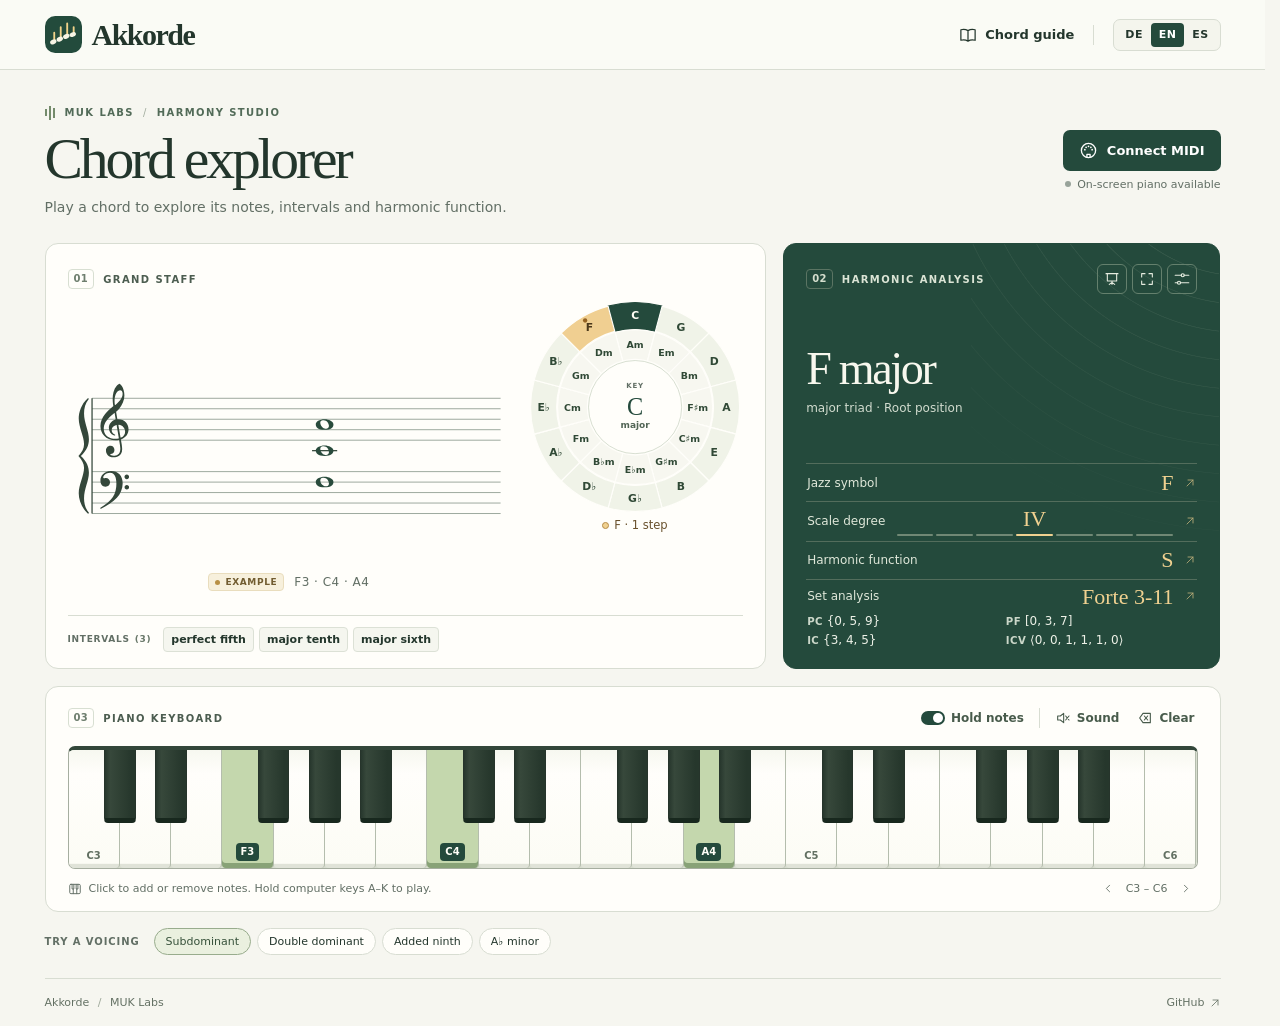
<file: index.html>
<!doctype html>
<html lang="en">
  <head>
    <meta charset="utf-8" />
    <meta name="viewport" content="width=device-width, initial-scale=1" />
    <meta name="theme-color" content="#f7f7f2" />
    <meta
      name="description"
      content="A live harmony studio for MIDI and on-screen piano. Explore intervals, jazz chord symbols, scale degrees, harmonic functions and Forte set classes in German, English and Spanish."
    />
    <link rel="icon" href="./mark.svg" type="image/svg+xml" />
    <script>
      document.documentElement.classList.toggle(
        'presenting',
        new URLSearchParams(location.search).get('presentation') === '1',
      );
    </script>
    <link rel="stylesheet" href="./studio.css" />
    <link rel="stylesheet" href="./circle.css" />
    <link rel="stylesheet" href="./presentation.css" />
    <link rel="stylesheet" href="./degree-rail.css" />
    <title>Akkorde · MUK Labs</title>
  </head>
  <body>
    <svg aria-hidden="true" class="sprite" xmlns="http://www.w3.org/2000/svg">
      <defs>
        <symbol id="ico-book" viewBox="0 0 24 24">
          <path
            d="M12 6.2C9 4.4 5.6 4.3 2.5 5v14c3.1-.7 6.5-.6 9.5 1.2 3-1.8 6.4-1.9 9.5-1.2V5c-3.1-.7-6.5-.6-9.5 1.2Zm0 0v14"
          />
        </symbol>
        <symbol id="ico-midi" viewBox="0 0 24 24">
          <circle cx="12" cy="12" r="9" />
          <path d="M10 20v-3h4v3" />
          <g fill="currentColor" stroke="none">
            <circle cx="7.4" cy="11" r="1.1" />
            <circle cx="9" cy="7.9" r="1.1" />
            <circle cx="12" cy="6.7" r="1.1" />
            <circle cx="15" cy="7.9" r="1.1" />
            <circle cx="16.6" cy="11" r="1.1" />
          </g>
        </symbol>
        <symbol id="ico-present" viewBox="0 0 24 24">
          <path d="M3 4h18M5 4v11h14V4m-7 11v5m-4 0 4-3 4 3" />
        </symbol>
        <symbol id="ico-fullscreen" viewBox="0 0 24 24">
          <path d="M4 9V4h5m6 0h5v5m0 6v5h-5m-6 0H4v-5" />
        </symbol>
        <symbol id="ico-up-right" viewBox="0 0 24 24"><path d="M6 18 18 6M8 6h10v10" /></symbol>
        <symbol id="ico-sliders" viewBox="0 0 24 24">
          <path d="M3 7h8m4 0h6M3 17h3m4 0h11" />
          <circle cx="13" cy="7" r="2" />
          <circle cx="8" cy="17" r="2" />
        </symbol>
        <symbol id="ico-sound" viewBox="0 0 24 24">
          <path d="m4 9 4 0 5-4v14l-5-4H4zM16 9a5 5 0 0 1 0 6m2-9a9 9 0 0 1 0 12" />
        </symbol>
        <symbol id="ico-mute" viewBox="0 0 24 24">
          <path d="m4 9 4 0 5-4v14l-5-4H4zm12 0 5 6m0-6-5 6" />
        </symbol>
        <symbol id="ico-clear" viewBox="0 0 24 24">
          <path d="m4 12 5-7h11v14H9l-5-7Zm7-3 5 6m0-6-5 6" />
        </symbol>
        <symbol id="ico-left" viewBox="0 0 24 24"><path d="m14 6-6 6 6 6" /></symbol>
        <symbol id="ico-right" viewBox="0 0 24 24"><path d="m10 6 6 6-6 6" /></symbol>
        <symbol id="ico-piano" viewBox="0 0 24 24">
          <rect x="3" y="4" width="18" height="16" rx="2" />
          <path d="M9 12v8m6-8v8M7 4v8h3V4m4 0v8h3V4" />
        </symbol>
      </defs>
    </svg>
    <header class="masthead">
      <div class="wrap mast-inner">
        <a class="brand" href="./" aria-label="Akkorde"
          ><img src="./mark.svg" width="37" height="37" alt="" /><span>Akkorde</span></a
        >
        <div class="mast-tools">
          <a class="guide-link" id="guide-link" href="./reference.html"
            ><svg class="icon"><use href="#ico-book" /></svg><span data-i="guide">Chord guide</span></a
          ><span class="mast-divider"></span>
          <div id="languages" class="languages" role="group" aria-label="Language">
            <button data-lang="de" lang="de" aria-label="Deutsch">DE</button
            ><button data-lang="en" lang="en" aria-label="English">EN</button
            ><button data-lang="es" lang="es" aria-label="Español">ES</button>
          </div>
        </div>
      </div>
    </header>
    <main class="wrap">
      <div class="intro">
        <div>
          <div class="overline">
            <span class="bar-mark" aria-hidden="true"><i></i><i></i><i></i></span>MUK LABS
            <span class="over-slash">/</span> <span data-i="studio">HARMONY STUDIO</span>
          </div>
          <h1 data-i="title">Chord explorer</h1>
          <p data-i="subtitle">Play a chord to explore its notes, intervals and harmonic function.</p>
        </div>
        <div class="device">
          <button id="connect" class="primary">
            <svg class="icon"><use href="#ico-midi" /></svg><span id="connect-label">Connect MIDI</span>
          </button>
          <div id="midi-state" role="status"></div>
          <label id="port-row" hidden
            ><span class="sr" data-i="port">MIDI input</span
            ><select id="ports"></select
          ></label>
        </div>
      </div>
      <div class="workspace">
        <section class="panel notation">
          <div class="card-head">
            <div class="section-label">
              <b>01</b>
              <h2 data-i="staff">Grand staff</h2>
            </div>
          </div>
          <div class="notation-body">
            <div class="staff-column">
              <div class="score-area">
                <svg id="score" xmlns="http://www.w3.org/2000/svg" role="img"></svg>
              </div>
              <div class="score-caption">
                <span class="input-badge" id="source"></span><span id="note-list"></span>
              </div>
            </div>
            <div id="circle"></div>
          </div>
          <div id="interval-strip" class="interval-strip">
            <div class="strip-heading">
              <span data-i="intervals">Intervals</span><span id="interval-count"></span>
            </div>
            <div class="intervals" id="intervals"></div>
          </div>
        </section>
        <section class="analysis" aria-labelledby="reading-title">
          <div class="arcs" aria-hidden="true"></div>
          <div class="card-head">
            <div class="section-label">
              <b>02</b>
              <h2 id="reading-title" data-i="reading">Harmonic analysis</h2>
            </div>
            <div class="class-tools">
              <div id="class-midi"></div>
              <button
                id="presentation-toggle"
                class="class-action"
                type="button"
                aria-label="Presentation mode"
                aria-pressed="false"
              >
                <svg class="icon" aria-hidden="true"><use href="#ico-present" /></svg>
              </button>
              <button
                id="fullscreen-toggle"
                class="class-action"
                type="button"
                aria-label="Fullscreen"
                aria-pressed="false"
              >
                <svg class="icon" aria-hidden="true"><use href="#ico-fullscreen" /></svg>
              </button>
              <span id="fullscreen-message" class="sr" role="status"></span>
              <details class="display">
                <summary id="display-summary" aria-label="Display options">
                  <svg class="icon"><use href="#ico-sliders" /></svg>
                </summary>
                <div class="display-list">
                  <strong data-i="display">Show analyses</strong
                  ><label
                    ><input type="checkbox" data-view="intervals" /><span data-i="intervals"></span></label
                  ><label><input type="checkbox" data-view="jazz" /><span data-i="jazz"></span></label
                  ><label><input type="checkbox" data-view="degree" /><span data-i="degree"></span></label
                  ><label><input type="checkbox" data-view="function" /><span data-i="function"></span></label
                  ><label><input type="checkbox" data-view="sets" /><span data-i="sets"></span></label>
                </div>
              </details>
            </div>
          </div>
          <p id="reveal-status" class="reveal-status" role="status" hidden></p>
          <div class="chord-block">
            <a id="chord-name" href="./reference.html"></a>
            <div id="quality"></div>
          </div>
          <div class="readings" id="readings"></div>
          <p class="alternate" id="alternate" hidden></p>
        </section>
      </div>
      <section class="panel keyboard">
        <div class="piano-head">
          <div class="section-label">
            <b>03</b>
            <h2 data-i="keyboard">Piano keyboard</h2>
          </div>
          <div class="piano-tools">
            <button id="hold" class="hold" aria-pressed="true">
              <span class="switch" aria-hidden="true"></span><span data-i="hold">Hold notes</span></button
            ><span class="tool-divider"></span
            ><button id="sound" class="tool" aria-pressed="false">
              <svg class="icon"><use href="#ico-mute" /></svg><span data-i="sound">Sound</span></button
            ><button id="clear" class="tool">
              <svg class="icon"><use href="#ico-clear" /></svg><span data-i="clear">Clear</span>
            </button>
          </div>
        </div>
        <div class="piano-scroll" id="piano-scroll">
          <div id="piano" class="piano" role="group" aria-label="Piano"></div>
        </div>
        <div class="piano-caption">
          <div class="keyboard-tip">
            <svg class="icon"><use href="#ico-piano" /></svg><span id="piano-hint"></span>
          </div>
          <div class="range-tools">
            <button id="octave-down" class="icon-button" aria-label="Lower octave">
              <svg class="icon"><use href="#ico-left" /></svg></button
            ><span id="range"></span
            ><button id="octave-up" class="icon-button" aria-label="Higher octave">
              <svg class="icon"><use href="#ico-right" /></svg>
            </button>
          </div>
        </div>
      </section>
      <section class="examples">
        <h2 data-i="examples">Try a voicing</h2>
        <div id="examples"></div>
      </section>
    </main>
    <footer class="wrap">
      <span>Akkorde <span class="foot-dot">/</span> MUK Labs</span
      ><a href="https://github.com/MUK-Labs/Akkorde"
        >GitHub <svg class="icon"><use href="#ico-up-right" /></svg
      ></a>
    </footer>
    <noscript
      >Enable JavaScript to use Akkorde. Für Akkorde bitte JavaScript aktivieren. Activa JavaScript para usar
      Akkorde.</noscript
    >
    <script type="module" src="./studio.mjs"></script>
  </body>
</html>
</file>
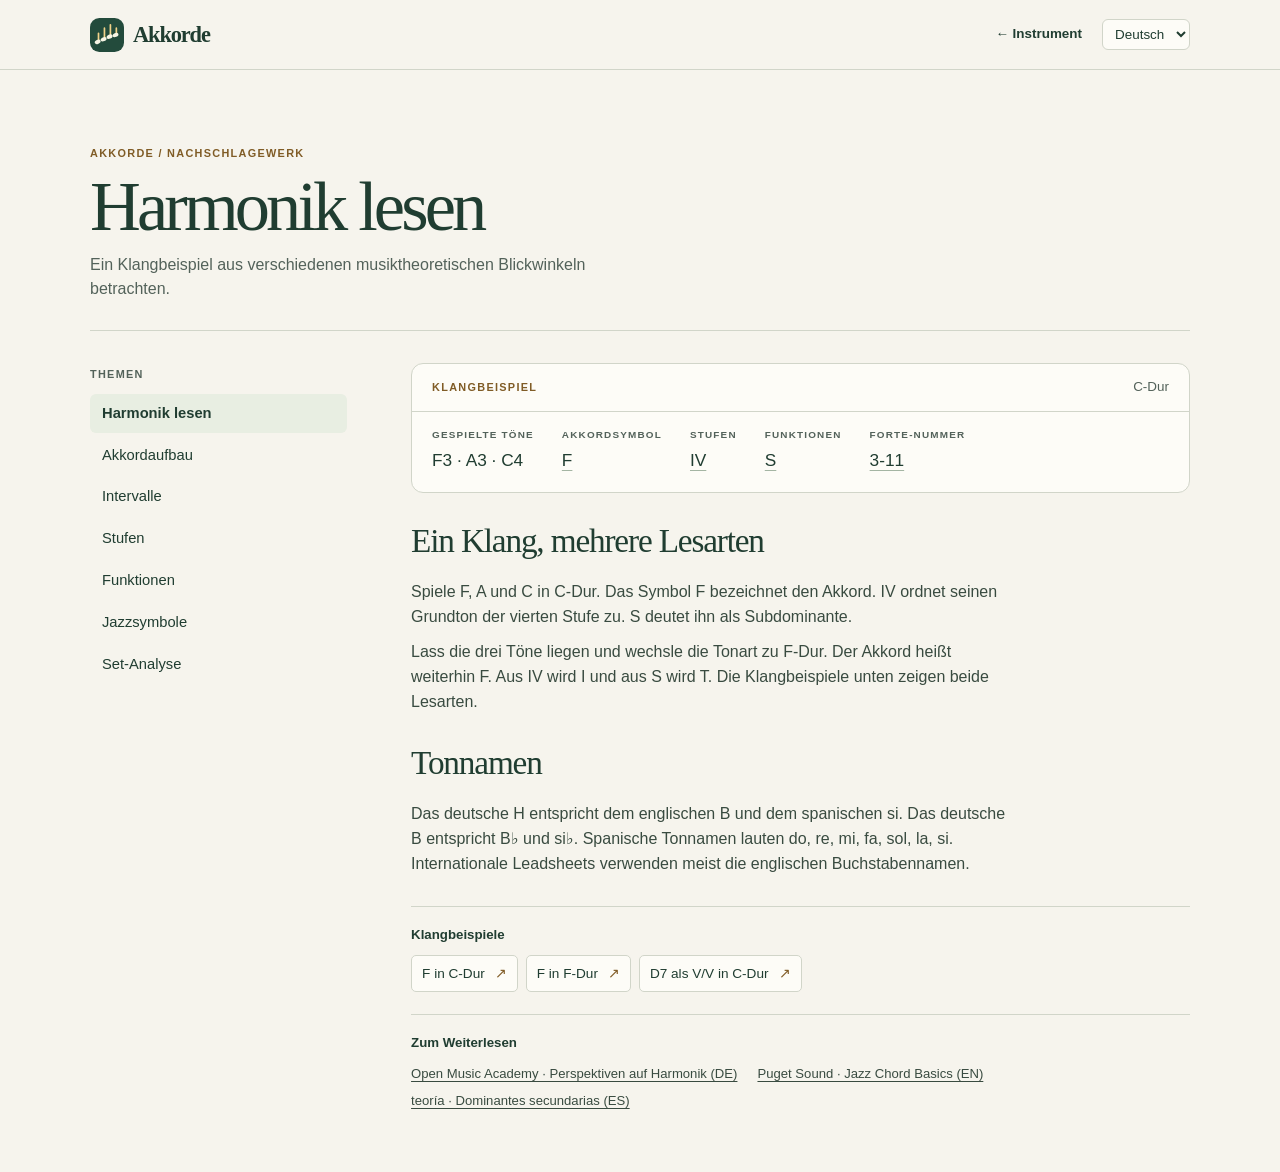
<file: reference.html>
<!doctype html>
<html lang="en">
  <head>
    <meta charset="utf-8" />
    <meta name="viewport" content="width=device-width, initial-scale=1" />
    <meta name="theme-color" content="#f6f4ed" />
    <title>Akkorde · Reference</title>
    <link rel="icon" href="./mark.svg" type="image/svg+xml" />
    <link rel="stylesheet" href="./reference.css" />
  </head>
  <body>
    <header class="mast">
      <div class="mast-inner">
        <a class="wordmark" id="home" href="./index.html" aria-label="Akkorde">
          <img src="./mark.svg" width="34" height="34" alt="" />
          Akkorde
        </a>
        <div class="mast-actions">
          <a id="back" class="back" href="./index.html"></a>
          <select id="language" aria-label="Language">
            <option value="de">Deutsch</option>
            <option value="en">English</option>
            <option value="es">Español</option>
          </select>
        </div>
      </div>
    </header>
    <main class="spread">
      <div class="title">
        <p class="eyebrow" id="eyebrow"></p>
        <h1 id="page-title"></h1>
        <p id="intro"></p>
      </div>
      <div class="columns">
        <nav id="contents" class="contents"></nav>
        <article id="entry"></article>
      </div>
    </main>
    <noscript
      >Für das Nachschlagewerk bitte JavaScript aktivieren. Enable JavaScript to view this reference. Activa
      JavaScript para consultar esta guía.</noscript
    >
    <script type="module" src="./reference.mjs"></script>
  </body>
</html>
</file>
<file: studio.css>
:root {
  --page: #f6f6f0;
  --paper: #fffefa;
  --ink: #23362c;
  --forest: #244a3c;
  --muted: #626f65;
  --line: #d8ddd2;
  --gold: #f0d190;
  --serif: Georgia, 'Times New Roman', serif;
  --sans: system-ui, -apple-system, 'Segoe UI', sans-serif;
  font-family: var(--sans);
  color: var(--ink);
  background: var(--page);
  font-synthesis: none;
}
* {
  box-sizing: border-box;
}
html {
  scrollbar-gutter: stable;
}
body {
  margin: 0;
}
button,
select {
  font: inherit;
  color: inherit;
}
button,
select,
summary,
a {
  touch-action: manipulation;
}
button,
select,
summary {
  cursor: pointer;
}
button {
  background: none;
  border: 0;
}
a {
  color: inherit;
  text-decoration: none;
}
button:focus-visible,
select:focus-visible,
a:focus-visible,
summary:focus-visible {
  outline: 3px solid #b57e27;
  outline-offset: 3px;
}
button:disabled {
  opacity: 0.45;
  cursor: default;
}
[hidden] {
  display: none !important;
}
.sprite,
.sr {
  width: 1px;
  height: 1px;
  overflow: hidden;
  position: absolute;
  clip-path: inset(50%);
}
.icon {
  width: 18px;
  height: 18px;
  fill: none;
  stroke: currentColor;
  stroke-width: 1.65;
  stroke-linecap: round;
  stroke-linejoin: round;
  flex: none;
}
.wrap {
  width: min(1176px, calc(100% - 80px));
  margin: auto;
}
.masthead {
  border-bottom: 1px solid var(--line);
  background: #fafbf5;
}
.mast-inner {
  height: 69px;
  display: flex;
  align-items: center;
  justify-content: space-between;
}
.brand,
.mast-tools,
.guide-link,
.languages,
.overline,
.primary,
.section-label,
.card-head,
.input-badge,
.strip-heading,
.intervals,
.piano-head,
.piano-tools,
.hold,
.tool,
.piano-caption,
.keyboard-tip,
.range-tools,
.examples,
.examples > div,
footer a {
  display: flex;
  align-items: center;
}
.brand {
  gap: 10px;
  font-family: var(--serif);
  font-size: 30px;
  font-weight: 700;
  letter-spacing: -1.5px;
}
.mast-tools {
  gap: 19px;
}
.guide-link {
  gap: 8px;
  font-size: 13px;
  font-weight: 600;
}
.guide-link:hover,
footer a:hover {
  text-decoration: underline;
}
.mast-divider,
.tool-divider {
  height: 20px;
  width: 1px;
  background: var(--line);
}
.languages {
  border: 1px solid var(--line);
  padding: 3px;
  border-radius: 7px;
  background: #f4f5ed;
}
.languages button {
  padding: 4px 8px;
  font-size: 11px;
  font-weight: 700;
  letter-spacing: 0.035em;
  border-radius: 4px;
  min-height: 24px;
}
.languages [aria-pressed='true'] {
  color: white;
  background: var(--forest);
}
.intro {
  display: flex;
  justify-content: space-between;
  align-items: center;
  gap: 24px;
  margin: 35px 0 25px;
}
.overline,
.section-label,
.strip-heading,
.examples h2 {
  font-size: 10px;
  font-weight: 720;
  letter-spacing: 0.14em;
  text-transform: uppercase;
}
.overline {
  gap: 9px;
  color: #526b58;
}
.over-slash {
  color: #a1ac9e;
  font-weight: 500;
}
.bar-mark {
  display: inline-flex;
  align-items: center;
  gap: 2px;
  height: 15px;
  margin-right: 1px;
}
.bar-mark i {
  display: block;
  width: 2px;
  background: #748b6b;
  height: 7px;
}
.bar-mark i:nth-child(2) {
  height: 14px;
}
.bar-mark i:nth-child(3) {
  height: 10px;
}
h1 {
  font-family: var(--serif);
  font-weight: 500;
  letter-spacing: -0.055em;
  line-height: 1.07;
  font-size: clamp(43px, 4.5vw, 64px);
  margin: 8px 0 7px;
}
.intro p {
  margin: 0;
  color: var(--muted);
  font-size: 14px;
  line-height: 1.55;
}
.device {
  max-width: 300px;
  display: grid;
  justify-items: end;
  gap: 6px;
}
.primary {
  background: var(--forest);
  color: white;
  font-size: 13px;
  font-weight: 600;
  gap: 9px;
  padding: 11px 16px;
  border-radius: 7px;
}
.primary:hover {
  background: #183f32;
}
.primary .icon {
  width: 19px;
  height: 19px;
}
#midi-state {
  font-size: 11px;
  color: var(--muted);
  text-align: right;
  line-height: 1.45;
}
#midi-state::before {
  content: '';
  display: inline-block;
  width: 6px;
  height: 6px;
  border-radius: 50%;
  background: #98a39a;
  margin: 0 6px 1px 0;
}
#midi-state[data-state='ready']::before {
  background: #477b46;
}
#ports {
  font-size: 12px;
  max-width: 230px;
  background: var(--paper);
  border: 1px solid var(--line);
  border-radius: 4px;
  padding: 3px;
}
.workspace {
  display: grid;
  grid-template-columns: minmax(0, 1.65fr) minmax(0, 1fr);
  gap: 17px;
  align-items: stretch;
}
.panel,
.analysis {
  border: 1px solid var(--line);
  border-radius: 13px;
  background: var(--paper);
  min-width: 0;
}
.card-head,
.piano-head {
  justify-content: space-between;
  gap: 8px;
}
.card-head {
  min-height: 34px;
}
.notation {
  padding: 18px 22px 16px;
  display: flex;
  flex-direction: column;
}
.section-label {
  gap: 9px;
  color: #4c5d50;
}
.section-label b {
  font: 600 10px/1 var(--sans);
  letter-spacing: 0.04em;
  border: 1px solid #d8dfd2;
  border-radius: 4px;
  padding: 4px 5px;
  color: #6e7e6e;
}
.section-label h2,
.examples h2 {
  margin: 0;
  font: inherit;
}
.notation-body {
  flex: 1;
  display: grid;
  grid-template-columns: minmax(0, 1fr) minmax(175px, 32%);
  align-content: start;
  align-items: start;
  gap: clamp(8px, 1.3vw, 22px);
  margin: 3px 0 12px;
}
.staff-column {
  min-width: 0;
  display: flex;
  flex-direction: column;
  align-items: stretch;
}
.reveal-status {
  flex: 1;
  display: grid;
  align-content: center;
  margin: 0;
  padding: 1.5em 0;
  color: #e3ebd9;
  font: 400 clamp(22px, 2.2vw, 34px) / 1.25 var(--serif);
  max-width: 24ch;
}
.score-area {
  --score-max-width: 440px;
  overflow-x: auto;
  padding-top: 5px;
}
.score-area svg {
  display: block;
  width: calc(min(100%, var(--score-max-width)) * var(--score-span, 1));
  height: auto;
  margin-inline: auto;
  --score-ink: #34473a;
  --score-rule: #98a59a;
  --score-note: #294b3c;
}
.score-caption {
  display: flex;
  justify-content: center;
  align-items: center;
  gap: 10px;
  min-height: 22px;
  margin: 1px 0 10px;
}
.input-badge {
  border: 1px solid #d9dfcf;
  background: #eef1e7;
  border-radius: 4px;
  color: #546653;
  font-weight: 650;
  letter-spacing: 0.07em;
  text-transform: uppercase;
  font-size: 9px;
  padding: 3px 6px;
}
.input-badge:before {
  content: '';
  background: #839879;
  width: 5px;
  height: 5px;
  border-radius: 50%;
  margin-right: 5px;
}
.input-badge[data-example='true'] {
  background: #f7f0dc;
  border-color: #e9ddbd;
  color: #715c30;
}
.input-badge[data-example='true']:before {
  background: #b89045;
}
#note-list {
  color: var(--muted);
  font-size: 12px;
  letter-spacing: 0.04em;
}
.interval-strip {
  border-top: 1px solid var(--line);
  padding-top: 11px;
  display: flex;
  gap: 12px;
  align-items: flex-start;
}
.strip-heading {
  gap: 5px;
  color: var(--muted);
  line-height: 25px;
  letter-spacing: 0.08em;
  font-size: 9px;
}
.strip-heading #interval-count {
  color: #697869;
}
.intervals {
  gap: 5px;
  flex-wrap: wrap;
}
.intervals a,
.intervals .interval-clue,
.intervals button {
  font-size: 11px;
  border: 1px solid #dce1d6;
  background: #f5f6ef;
  border-radius: 4px;
  padding: 4px 7px;
  line-height: 15px;
  font-weight: 550;
  white-space: nowrap;
}
.intervals a:hover,
.examples button:hover {
  background: #e9eddf;
  border-color: #a6b29e;
}
.intervals .no-interval {
  font-size: 12px;
  color: var(--muted);
  align-self: center;
  line-height: 25px;
}
.analysis {
  background: var(--forest);
  color: #f8f8ee;
  border-color: var(--forest);
  padding: 18px 22px 16px;
  position: relative;
  isolation: isolate;
  display: flex;
  flex-direction: column;
}
.arcs {
  position: absolute;
  right: 0;
  top: 0;
  width: 57%;
  height: 68%;
  border-top-right-radius: 12px;
  overflow: hidden;
  z-index: -1;
  pointer-events: none;
  background: repeating-radial-gradient(
    ellipse 150px 152px at 110% -45%,
    transparent 0 19px,
    rgb(231 238 212 /0.08) 19.5px 20px,
    transparent 20.5px 28px
  );
  mask-image: linear-gradient(210deg, #000 10%, transparent 86%);
}
.analysis .section-label {
  color: #dbe4d5;
}
.analysis .section-label b {
  color: #d5dece;
  border-color: #5b7463;
}
.display {
  position: relative;
}
.display summary {
  list-style: none;
  display: grid;
  place-items: center;
  border: 1px solid #64806d;
  border-radius: 6px;
  width: 30px;
  height: 30px;
  color: #e5ebdf;
}
.display summary::-webkit-details-marker {
  display: none;
}
.display-list {
  position: absolute;
  z-index: 3;
  right: 0;
  top: 35px;
  padding: 12px 14px;
  background: #fffef9;
  color: var(--ink);
  min-width: 170px;
  border: 1px solid var(--line);
  border-radius: 8px;
  box-shadow: 0 6px 18px #18372820;
  font-size: 12px;
}
.display-list strong {
  display: block;
  margin-bottom: 8px;
}
.display-list label {
  display: flex;
  align-items: center;
  gap: 7px;
  padding: 4px 0;
  cursor: pointer;
}
.display-list input {
  accent-color: var(--forest);
}
.chord-block {
  flex: 1;
  display: flex;
  flex-direction: column;
  justify-content: center;
  padding: 16px 0 13px;
  min-height: 106px;
}
.chord-block a {
  font: 500 clamp(32px, 3.6vw, 54px)/1.05 var(--serif);
  letter-spacing: -0.05em;
  align-self: flex-start;
  overflow-wrap: anywhere;
}
.chord-block a[href]:hover {
  text-decoration: underline;
  text-decoration-thickness: 1px;
  text-underline-offset: 5px;
}
#quality,
.alternate {
  color: #d2dccf;
  font-size: 12px;
  line-height: 1.45;
  margin: 6px 0 0;
}
.readings {
  display: grid;
}
.reading {
  display: flex;
  align-items: center;
  justify-content: space-between;
  gap: 10px;
  border-top: 1px solid #536d5c;
  min-height: 38px;
  padding: 4px 1px;
}
.reading > span:first-child {
  font-size: 12px;
  color: #e0e8da;
}
.reading .value {
  display: flex;
  gap: 11px;
  align-items: center;
  color: var(--gold);
  font: 500 22px/1.15 var(--serif);
  text-align: right;
}
.reading .icon {
  width: 12px;
  height: 12px;
  opacity: 0.75;
}
.reading[href]:hover .value {
  text-decoration: underline;
  text-decoration-thickness: 1px;
}
.reading.set-reading {
  display: grid;
  grid-template-columns: minmax(0, 1fr) auto;
  gap: 4px 8px;
}
.set-reading .value {
  justify-self: end;
}
.set-facts {
  grid-column: 1 / -1;
  display: grid;
  grid-template-columns: repeat(2, minmax(0, 1fr));
  gap: 2px 8px;
  color: #edf1e7;
  font: 500 12px/1.4 var(--sans);
  font-variant-numeric: tabular-nums;
}
.set-facts abbr {
  color: #cbd7c9;
  font-size: 0.85em;
  font-weight: 650;
  letter-spacing: 0.04em;
  text-decoration: none;
}
.alternate {
  font-size: 11px;
}
.keyboard {
  margin-top: 17px;
  padding: 17px 22px 10px;
}
.piano-head {
  margin-bottom: 14px;
}
.piano-tools {
  gap: 12px;
}
.hold,
.tool {
  gap: 6px;
  font-size: 12px;
  font-weight: 550;
  min-height: 28px;
  padding: 2px 3px;
  color: #485b4b;
}
.piano-tools .icon {
  width: 16px;
  height: 16px;
}
.switch {
  width: 24px;
  height: 14px;
  border-radius: 9px;
  background: #a5ada0;
  padding: 2px;
  display: flex;
  align-items: center;
}
.switch:before {
  content: '';
  width: 10px;
  height: 10px;
  background: white;
  border-radius: 50%;
}
.hold[aria-pressed='true'] .switch {
  background: var(--forest);
  justify-content: flex-end;
}
.piano-scroll {
  overflow-x: auto;
  border-radius: 7px;
  border: 1px solid #a6aea0;
  border-top: 4px solid #33473a;
  scrollbar-width: thin;
}
.piano {
  position: relative;
  height: 118px;
  min-width: 640px;
  display: flex;
  isolation: isolate;
  background: #d8ddcf;
  user-select: none;
  -webkit-user-select: none;
}
.key {
  position: relative;
  display: flex;
  align-items: flex-end;
  justify-content: center;
  padding: 0 0 7px;
  font: 600 10px/1 var(--sans);
  border-radius: 0 0 4px 4px;
  touch-action: manipulation;
  flex: 1 1 0;
  min-width: 0;
  color: #627062;
  background: linear-gradient(#f7f8f0 0, #fffefb 20%, #fcfcf5 96%, #e0e3d8 97%);
  border-right: 1px solid #b4bdad;
}
.key.white:last-of-type {
  border-right: 0;
}
.key.black {
  position: absolute;
  top: -1px;
  height: 62%;
  z-index: 1;
  background: linear-gradient(90deg, #27372d, #37483b 18%, #26372c 88%);
  border: 1px solid #26342b;
  border-bottom: 5px solid #18281e;
  color: white;
  padding-bottom: 5px;
}
.key.white[aria-pressed='true'] {
  background: #c4d7ad;
  box-shadow: inset 0 -5px #88a277;
  color: #253f2b;
}
.key.black[aria-pressed='true'] {
  background: #718d60;
  border-color: #4e6945;
  border-bottom-color: #3b5234;
}
.key[aria-pressed='true'] span {
  background: var(--forest);
  color: #fffef7;
  border-radius: 4px;
  padding: 4px 5px;
}
.key:focus-visible {
  outline-offset: -4px;
  z-index: 2;
}
.piano-caption {
  justify-content: space-between;
  gap: 8px;
  margin-top: 7px;
  color: var(--muted);
  font-size: 11px;
  line-height: 1.5;
}
.keyboard-tip {
  gap: 7px;
}
.keyboard-tip .icon {
  width: 14px;
  height: 14px;
}
.range-tools {
  gap: 5px;
  white-space: nowrap;
  font-variant-numeric: tabular-nums;
}
.icon-button {
  width: 25px;
  height: 25px;
  padding: 0;
  display: grid;
  place-items: center;
}
.icon-button .icon {
  width: 13px;
  height: 13px;
}
.examples {
  gap: 14px;
  margin: 16px 0 23px;
  align-items: baseline;
}
.examples h2 {
  font-size: 10px;
  letter-spacing: 0.09em;
  color: var(--muted);
  flex-shrink: 0;
  font-weight: 650;
}
.examples > div {
  gap: 6px;
  flex-wrap: wrap;
}
.examples button {
  border: 1px solid var(--line);
  background: var(--paper);
  border-radius: 20px;
  font-size: 11px;
  padding: 5px 11px;
  line-height: 15px;
}
.examples [aria-pressed='true'] {
  color: #36513a;
  border-color: #98ac8d;
  background: #eaf0df;
}
footer.wrap {
  display: flex;
  justify-content: space-between;
  align-items: center;
  border-top: 1px solid var(--line);
  min-height: 48px;
  color: #647164;
  font-size: 11px;
}
footer a {
  gap: 4px;
}
footer .icon {
  width: 12px;
  height: 12px;
}
.foot-dot {
  margin: 0 5px;
  color: #9fa99b;
}
@media (min-width: 1500px) {
  .intro {
    margin-top: 46px;
    margin-bottom: 31px;
  }
  .score-area {
    --score-max-width: 510px;
  }
  .piano {
    height: 135px;
  }
}
@media (max-width: 850px) {
  .wrap {
    width: calc(100% - 40px);
  }
  .workspace {
    grid-template-columns: minmax(0, 1.35fr) minmax(0, 1fr);
    gap: 12px;
  }
  .notation,
  .analysis,
  .keyboard {
    padding-left: 15px;
    padding-right: 15px;
  }
  .interval-strip {
    flex-direction: column;
    gap: 2px;
  }
  .score-area {
    --score-max-width: 410px;
  }
  .piano-tools {
    gap: 6px;
  }
}
@media (min-width: 661px) and (max-width: 900px) {
  .workspace {
    grid-template-columns: minmax(0, 1.65fr) minmax(0, 1fr);
  }
  .notation-body {
    grid-template-columns: minmax(0, 1fr) minmax(155px, 36%);
  }
}
@media (max-width: 520px) {
  .notation-body {
    grid-template-columns: 1fr;
    gap: 0;
  }
  /* Reserve the native score scrollbar so its appearance cannot displace the dial. */
  .score-area {
    overflow-x: scroll;
  }
  /* A long voicing scrolls on one line above the dial on narrow screens. */
  .score-caption {
    height: 22px;
  }
  .score-caption .input-badge {
    flex: none;
  }
  #note-list {
    min-width: 0;
    white-space: nowrap;
    overflow-x: auto;
  }
}
@media (max-width: 660px) {
  .wrap {
    width: calc(100% - 28px);
  }
  .mast-inner {
    height: 56px;
  }
  .brand {
    font-size: 25px;
    gap: 7px;
  }
  .brand img {
    width: 31px;
    height: 31px;
  }
  .mast-tools {
    gap: 8px;
  }
  .mast-divider {
    display: none;
  }
  .guide-link {
    font-size: 11px;
    gap: 4px;
  }
  .guide-link .icon {
    width: 15px;
  }
  .languages button {
    padding: 4px 6px;
  }
  .intro {
    margin: 23px 0 16px;
    align-items: flex-start;
    flex-wrap: wrap;
    gap: 10px;
  }
  h1 {
    font-size: 43px;
  }
  .intro p {
    font-size: 13px;
  }
  .device {
    justify-items: start;
    display: flex;
    align-items: center;
    gap: 9px;
    flex-wrap: wrap;
    max-width: 100%;
  }
  #midi-state {
    font-size: 10px;
    text-align: left;
  }
  .primary {
    font-size: 12px;
    padding: 7px 10px;
  }
  .workspace {
    grid-template-columns: 1fr;
  }
  .score-area {
    --score-max-width: 395px;
  }
  .interval-strip {
    flex-direction: row;
    gap: 7px;
  }
  .notation,
  .analysis {
    padding: 12px 15px;
  }
  .chord-block {
    min-height: 66px;
    padding: 7px 0 13px;
  }
  .chord-block a {
    font-size: 36px;
  }
  .reading {
    min-height: 32px;
  }
  .keyboard {
    margin-top: 12px;
    padding-top: 10px;
  }
  .piano-head {
    flex-wrap: wrap;
    gap: 3px;
    margin-bottom: 8px;
  }
  .piano-tools {
    gap: 5px;
    flex-wrap: wrap;
  }
  .hold,
  .tool {
    font-size: 11px;
  }
  .piano {
    height: 97px;
    min-width: 570px;
  }
  .examples {
    align-items: flex-start;
    flex-direction: column;
    gap: 6px;
    margin: 15px 0;
  }
  .keyboard-tip .icon {
    display: none;
  }
  .keyboard-tip {
    max-width: 65%;
  }
  .piano-caption {
    font-size: 10px;
  }
}
@media (prefers-reduced-motion: no-preference) {
  .primary,
  .examples button {
    transition: background 0.13s;
  }
}
</file>
<file: circle.css>
.fifths {
  display: grid;
  min-width: 0;
  justify-items: center;
  align-content: center;
  color: var(--ink);
  text-align: center;
}
.fifths-dial {
  display: block;
  width: min(100%, var(--circle-size, 220px));
  height: auto;
  overflow: visible;
  user-select: none;
  -webkit-user-select: none;
  touch-action: manipulation;
}
.fifths-cell {
  cursor: pointer;
  outline: none;
}
.fifths-face {
  fill: #f0f3e8;
  stroke: var(--paper);
  stroke-width: 1.25px;
  stroke-linejoin: round;
}
.fifths-cell[data-ring='minor'] .fifths-face {
  fill: #f7f7f0;
}
.fifths-cell:hover .fifths-face {
  fill: #e0e7d8;
}
.fifths-note {
  pointer-events: none;
  fill: #304936;
  font: 600 12px var(--sans);
}
.fifths-cell[data-ring='minor'] .fifths-note {
  font-size: 10.5px;
  font-weight: 550;
}
.fifths-dot {
  display: none;
  fill: #946323;
  pointer-events: none;
}
.fifths-cell.fifths-played .fifths-face {
  fill: #f0cf91;
}
.fifths-played .fifths-note {
  fill: #4b381b;
}
.fifths-root-only .fifths-face {
  stroke: #a67a34;
  stroke-dasharray: 2.3 1.8;
  stroke-width: 1.8px;
}
.fifths-cell[aria-checked='true'] .fifths-face {
  fill: var(--forest);
  stroke: var(--forest);
}
.fifths-cell[aria-checked='true'] .fifths-note {
  fill: #fffef5;
}
.fifths-played .fifths-dot,
.fifths-root-only .fifths-dot {
  display: block;
}
.fifths-cell[aria-checked='true'] .fifths-dot {
  fill: var(--gold);
}
.fifths-cell:focus-visible .fifths-face {
  stroke: #915a0c;
  stroke-width: 3px;
  stroke-dasharray: 3 1;
}
.fifths-hub {
  pointer-events: none;
}
.fifths-hub circle {
  fill: var(--paper);
  stroke: #d4dccd;
  stroke-width: 1px;
}
.fifths-eyebrow {
  fill: var(--muted);
  font: 700 7.8px var(--sans);
  letter-spacing: 0.12em;
  text-transform: uppercase;
}
.fifths-tonic {
  fill: var(--forest);
  font: 500 27px var(--serif);
}
.fifths-mode {
  fill: #526555;
  font: 550 10px var(--sans);
}
.fifths-caption {
  display: flex;
  align-items: center;
  justify-content: center;
  gap: 0.42em;
  min-height: 20px;
  color: var(--muted);
  font-size: max(11px, 0.72em);
  line-height: 1.35;
  overflow-wrap: anywhere;
}
.fifths-has-chord {
  color: #69512d;
}
.fifths-swatch {
  display: inline-block;
  flex: none;
  width: 0.6em;
  height: 0.6em;
  border-radius: 50%;
  background: var(--forest);
}
.fifths-has-chord .fifths-swatch {
  border: 1px solid #b58b47;
  background: var(--gold);
}
.fifths-enharmonic {
  margin-top: 2px;
  padding: 3px 7px;
  border: 1px solid var(--line);
  border-radius: 4px;
  font-size: max(10px, 0.65em);
  line-height: 1.2;
  color: var(--muted);
}
.fifths-enharmonic:hover {
  background: #f0f3e8;
}
</file>
<file: presentation.css>
.class-tools {
  position: relative;
  display: flex;
  align-items: center;
  gap: 5px;
}
.class-action,
.class-midi-menu > summary {
  display: grid;
  place-items: center;
  width: 30px;
  height: 30px;
  padding: 0;
  border: 1px solid #64806d;
  border-radius: 6px;
  color: #e5ebdf;
  list-style: none;
}
.class-action:hover,
.class-midi-menu > summary:hover,
.class-tools .display > summary:hover {
  background: #385d4c;
}
.class-action[aria-pressed='true'],
.class-midi-menu[open] > summary {
  background: #e8eedf;
  color: #274c3c;
  border-color: #e8eedf;
}
.class-action .icon,
.class-midi-menu .icon {
  width: 16px;
  height: 16px;
}
#class-midi,
.class-midi-menu > summary::-webkit-details-marker {
  display: none;
}
.presenting #class-midi {
  display: block;
}
.class-device-panel,
.class-feedback {
  position: absolute;
  z-index: 4;
  right: 0;
  top: calc(100% + 7px);
  padding: 11px;
  border: 1px solid var(--line);
  border-radius: 8px;
  background: var(--paper);
  color: var(--ink);
  box-shadow: 0 6px 18px #18372829;
  width: max-content;
  max-width: min(256px, 80vw);
}
.class-device-panel .device {
  align-items: start;
  justify-items: start;
  gap: 7px;
}
.class-device-panel #midi-state {
  text-align: left;
}
.class-feedback {
  clip-path: none;
  height: auto;
  font-size: 12px;
}

/* Let long translated headings share the row when possible and wrap naturally. */
.analysis .card-head {
  flex-wrap: wrap;
}
.analysis .class-tools {
  margin-left: auto;
}

.presenting :is(.masthead, .intro, .examples, footer, .keyboard-tip) {
  display: none;
}
.presenting .piano-caption {
  justify-content: flex-end;
}
.presenting main.wrap {
  --class-gap: clamp(8px, 1.15vw, 24px);
  --circle-size: clamp(155px, min(19vw, 34vh), 360px);
  width: 100%;
  min-height: 100vh;
  min-height: 100dvh;
  margin: 0;
  padding: var(--class-gap);
  display: grid;
  grid-template-rows: 1fr auto;
  gap: var(--class-gap);
}
.presenting .workspace {
  grid-template-columns: minmax(0, 2fr) minmax(0, 1fr);
  gap: var(--class-gap);
}
.presenting :is(.notation, .analysis, .keyboard) {
  padding: clamp(12px, 1.5vw, 30px);
}
.presenting .notation-body {
  flex: 1;
  display: grid;
  grid-template-columns: minmax(0, 1fr) minmax(0, var(--circle-size));
  gap: clamp(10px, 1.4vw, 32px);
}
.presenting .staff-column {
  min-width: 0;
}
.presenting .score-area {
  --score-max-width: clamp(54vh, calc(100vh - 320px), 70vh);
  padding: 0;
}
.presenting .score-caption {
  margin-bottom: 0;
}
.presenting #note-list {
  font-size: clamp(13px, 1.25vw, 26px);
}
.presenting .section-label {
  font-size: clamp(11px, 1vw, 19px);
}
.presenting .analysis .section-label {
  font-size: clamp(10px, 0.86vw, 17px);
  letter-spacing: 0.07em;
  gap: 6px;
}
.presenting .input-badge,
.presenting .strip-heading {
  font-size: clamp(10px, 0.86vw, 16px);
}
.presenting .section-label b {
  font-size: clamp(10px, 0.8vw, 16px);
}
.presenting .intervals :is(a, button, .interval-clue),
.presenting .intervals .no-interval {
  font-size: clamp(12px, 1.05vw, 22px);
  line-height: 1.35;
}
.presenting .analysis {
  padding-block: clamp(10px, 1.4vh, 24px);
}
.presenting .chord-block {
  min-height: 60px;
  padding: 6px 0;
}
.presenting .chord-block a {
  font-size: clamp(32px, min(5.6vw, 7.5vh), 100px);
}
.presenting #quality,
.presenting .alternate,
.presenting .reading > span:first-child {
  font-size: clamp(13px, 1.28vw, 28px);
}
.presenting .reading {
  min-height: clamp(30px, 5.2vh, 70px);
  padding-block: 3px;
}
.presenting .reading .value {
  font-size: clamp(23px, 2.5vw, 56px);
}
.presenting .set-facts {
  font-size: clamp(12px, 1.05vw, 22px);
}
.presenting .keyboard {
  margin: 0;
}
.presenting .piano {
  height: clamp(94px, 22vh, 350px);
}
.presenting .piano-head {
  margin-bottom: clamp(7px, 1vh, 18px);
}
.presenting .key,
.presenting .piano-tools button,
.presenting .range-tools {
  font-size: clamp(11px, 1.13vw, 21px);
}
@media (min-width: 661px) and (max-width: 980px) {
  .presenting .workspace {
    grid-template-columns: minmax(0, 1.75fr) minmax(0, 1fr);
  }
  .presenting .notation-body {
    gap: 5px;
  }
}
@media (max-width: 660px) {
  .presenting main.wrap {
    grid-template-rows: auto auto;
  }
  .presenting .workspace {
    grid-template-columns: minmax(0, 1fr);
  }
  .presenting .notation-body {
    grid-template-columns: minmax(0, 1fr) minmax(0, 38%);
  }
  .presenting .section-label {
    letter-spacing: 0.08em;
  }
  .presenting .piano {
    height: 105px;
  }
}
@media (max-width: 440px) {
  .presenting .notation-body {
    grid-template-columns: 1fr;
    gap: 0;
  }
  .presenting #circle {
    --circle-size: 186px;
    width: 100%;
  }
  .presenting .reading {
    min-height: 38px;
  }
}
@media (max-height: 550px) and (min-width: 661px) {
  .presenting main.wrap {
    --class-gap: 4px;
    --circle-size: min(17vw, 150px);
  }
  .presenting :is(.notation, .analysis, .keyboard) {
    padding: 8px 12px;
  }
  .presenting .chord-block {
    min-height: 0;
    padding: 3px 0;
  }
  .presenting .chord-block a {
    font-size: clamp(24px, 7.5vh, 39px);
  }
  .presenting #quality,
  .presenting .reading > span:first-child {
    font-size: 11px;
  }
  .presenting .reading {
    min-height: 22px;
    padding-block: 2px;
  }
  .presenting .reading .value {
    font-size: 18px;
  }
  .presenting .set-reading {
    row-gap: 1px;
  }
  .presenting .set-facts {
    font-size: 11px;
    line-height: 1.25;
    row-gap: 1px;
  }
  .presenting .piano {
    height: 17vh;
    min-height: 62px;
  }
  .presenting .analysis .section-label {
    font-size: 10px;
    letter-spacing: 0.02em;
  }
  .presenting .analysis .section-label b {
    display: none;
  }
  .presenting .class-tools {
    gap: 3px;
  }
  .presenting .class-action,
  .presenting .class-tools summary {
    width: 25px;
    height: 25px;
  }
  .presenting .notation-body {
    margin: 0;
  }
  .presenting .interval-strip {
    flex-direction: row;
    gap: 7px;
    padding-top: 5px;
  }
  .presenting .keyboard {
    display: grid;
    grid-template-columns: minmax(0, 1fr) auto;
    gap: 4px 12px;
  }
  .presenting .piano-head {
    grid-area: 1 / 1;
    margin: 0;
  }
  .presenting .piano-caption {
    grid-area: 1 / 2;
    align-self: center;
    margin: 0;
  }
  .presenting .piano-scroll {
    grid-area: 2 / 1 / 3 / -1;
  }
}
</file>
<file: degree-rail.css>
.degree-rail {
  flex: 1;
  min-width: 0;
  display: grid;
  gap: 3px;
  container-type: inline-size;
}
.degree-reading > span:first-child {
  flex-shrink: 0;
}
.degree-reading > .icon {
  color: var(--gold);
}
.reading .value.degree-symbol {
  --pin: calc((var(--degree-position) - 0.5) * 100cqi / 7);
  display: block;
  position: relative;
  left: var(--pin);
  width: max-content;
  font-size: min(22px, calc(145cqi / var(--degree-characters)));
  white-space: nowrap;
  /* Center the numeral over its marker and keep longer figures within the rail. */
  transform: translateX(clamp(calc(-1 * var(--pin)), -50%, calc(100cqi - var(--pin) - 100%)));
}
.presenting .reading .value.degree-symbol {
  font-size: min(clamp(22px, 2.4vw, 54px), calc(145cqi / var(--degree-characters)));
}
.degree-markers {
  display: grid;
  grid-template-columns: repeat(7, minmax(0, 1fr));
}
.degree-markers > span {
  margin-inline: 1.5px;
  height: 2px;
  border-radius: 2px;
  background: #708875;
}
.degree-markers .degree-active {
  background: var(--gold);
}
</file>
<file: reference.css>
:root {
  color-scheme: light;
  --paper: #f6f4ed;
  --panel: #fdfcf7;
  --ink: #203d31;
  --muted: #53625a;
  --rule: #d1d5c9;
  --leaf: #e8eee2;
  --gold: #805c26;
  font:
    16px/1.55 -apple-system,
    BlinkMacSystemFont,
    'Segoe UI',
    sans-serif;
  color: var(--ink);
  background: var(--paper);
}
* {
  box-sizing: border-box;
}
body {
  margin: 0;
}
a {
  color: inherit;
  text-underline-offset: 0.22em;
}
a:hover {
  color: #32634d;
}
a:focus-visible,
button:focus-visible,
select:focus-visible {
  outline: 3px solid #9e702f;
  outline-offset: 3px;
}
.mast {
  border-bottom: 1px solid var(--rule);
}
.mast-inner,
.spread {
  width: min(1100px, calc(100% - 64px));
  margin-inline: auto;
}
.mast-inner {
  min-height: 69px;
  display: flex;
  align-items: center;
  justify-content: space-between;
  gap: 16px;
}
.wordmark {
  display: inline-flex;
  align-items: center;
  gap: 9px;
  font:
    600 1.4rem Georgia,
    serif;
  text-decoration: none;
  letter-spacing: -0.05em;
}
.mast-actions {
  display: flex;
  align-items: center;
  gap: 20px;
}
.back {
  font-size: 0.84rem;
  font-weight: 600;
  text-decoration: none;
}
select,
button {
  font: inherit;
  color: inherit;
}
select {
  max-width: 100%;
  padding: 6px 8px;
  border-radius: 6px;
  border: 1px solid var(--rule);
  background: var(--panel);
  font-size: 0.84rem;
}
.title {
  padding: clamp(32px, 6vw, 76px) 0 28px;
  border-bottom: 1px solid var(--rule);
}
.eyebrow,
.section-key,
.contents h2,
.field dt {
  margin: 0;
  font-size: 0.68rem;
  font-weight: 700;
  line-height: 1.45;
  letter-spacing: 0.12em;
  text-transform: uppercase;
}
.eyebrow,
.section-key {
  color: var(--gold);
}
h1,
h2,
h3,
p {
  margin: 0;
}
h1,
.entry-section h2,
.value {
  font-family: Georgia, 'Times New Roman', serif;
  font-weight: 400;
}
h1 {
  margin: 6px 0 8px;
  font-size: clamp(2.7rem, 5.5vw, 4.8rem);
  line-height: 1.09;
  letter-spacing: -0.055em;
}
#intro {
  max-width: 64ch;
  color: var(--muted);
}
.columns {
  display: grid;
  grid-template-columns: minmax(165px, 0.33fr) minmax(0, 1fr);
  gap: clamp(24px, 5vw, 76px);
  padding: 32px 0 60px;
}
.contents {
  align-self: start;
}
.contents h2 {
  margin: 4px 0 11px;
  color: var(--muted);
}
.nav-items {
  display: grid;
  gap: 3px;
}
.nav-items a {
  display: block;
  padding: 8px 12px;
  border-radius: 6px;
  font-size: 0.92rem;
  text-decoration: none;
}
.nav-items a:hover,
.example-link:hover {
  background: #eef0e8;
}
.nav-items a[aria-current='page'] {
  color: var(--ink);
  background: var(--leaf);
  font-weight: 700;
}
#entry {
  min-width: 0;
}
.voicing {
  background: var(--panel);
  border: 1px solid var(--rule);
  border-radius: 12px;
  margin: 0 0 28px;
  overflow: hidden;
}
.voicing-top {
  display: flex;
  flex-wrap: wrap;
  justify-content: space-between;
  align-items: baseline;
  gap: 8px;
  border-bottom: 1px solid var(--rule);
  padding: 13px 20px;
}
.key {
  font-size: 0.84rem;
  color: var(--muted);
}
.fields {
  display: flex;
  flex-wrap: wrap;
  align-items: baseline;
  gap: 12px 28px;
  margin: 0;
  padding: 16px 20px 18px;
}
.field {
  display: grid;
  gap: 5px;
}
.field dt {
  font-size: 0.62rem;
  color: var(--muted);
}
.field dd {
  margin: 0;
  font-size: 1.08rem;
}
.field dd a {
  text-decoration-thickness: 1px;
  text-decoration-color: #a4b5a3;
}
.value {
  font-size: 1.65rem;
  line-height: 1.22;
  overflow-wrap: anywhere;
}
.entry-section {
  margin-bottom: 29px;
}
.entry-section h2 {
  font-size: clamp(1.6rem, 2.6vw, 2.12rem);
  line-height: 1.22;
  letter-spacing: -0.035em;
  margin-bottom: 0.55em;
}
.entry-section p {
  max-width: 68ch;
  margin: 0.65em 0;
}
.entry-section p,
.sources {
  color: #394b40;
}
.table-box {
  overflow-x: auto;
  margin: 17px 0;
}
table {
  width: 100%;
  border-collapse: collapse;
  text-align: start;
  font-size: 0.91rem;
}
th,
td {
  text-align: start;
  padding: 8px 8px 8px 0;
  border-bottom: 1px solid var(--rule);
}
th {
  color: var(--muted);
  font-size: 0.78rem;
}
tr.selected {
  background: var(--leaf);
}
tr.selected td:first-child {
  border-left: 3px solid var(--gold);
  padding-left: 7px;
}
.examples,
.further {
  border-top: 1px solid var(--rule);
  padding-top: 18px;
  margin-top: 22px;
}
.examples h3,
.further h3 {
  margin: 0 0 10px;
  font-size: 0.83rem;
}
.example-list {
  display: flex;
  flex-wrap: wrap;
  gap: 8px;
}
.example-link,
.more {
  display: inline-flex;
  gap: 10px;
  align-items: center;
  border: 1px solid var(--rule);
  background: var(--panel);
  padding: 7px 10px;
  border-radius: 5px;
  font-size: 0.85rem;
  text-decoration: none;
}
.example-link span:last-child {
  color: var(--gold);
}
.more {
  cursor: pointer;
}
.sources {
  display: flex;
  flex-wrap: wrap;
  gap: 7px 20px;
  margin: 0;
  padding: 0;
  list-style: none;
  font-size: 0.82rem;
}
@media (max-width: 720px) {
  .mast-inner,
  .spread {
    width: calc(100% - 36px);
  }
  .mast-inner {
    min-height: 58px;
  }
  .mast-actions {
    gap: 10px;
  }
  .columns {
    display: block;
    padding-top: 16px;
  }
  .contents {
    padding-bottom: 18px;
  }
  .contents h2 {
    display: none;
  }
  .nav-items {
    display: flex;
    flex-wrap: wrap;
    gap: 4px;
  }
  .nav-items a {
    padding: 5px 8px;
    border: 1px solid var(--rule);
    font-size: 0.78rem;
  }
  .fields {
    gap: 12px 18px;
  }
}
@media (max-width: 380px) {
  .mast-inner,
  .spread {
    width: calc(100% - 24px);
  }
  .wordmark {
    font-size: 1.15rem;
    gap: 5px;
  }
  .wordmark img {
    width: 24px;
    height: 24px;
  }
  .mast-actions {
    gap: 6px;
  }
}

.analysis-line {
  background: var(--leaf);
  padding: 12px 16px;
  border-radius: 6px;
}
</file>
